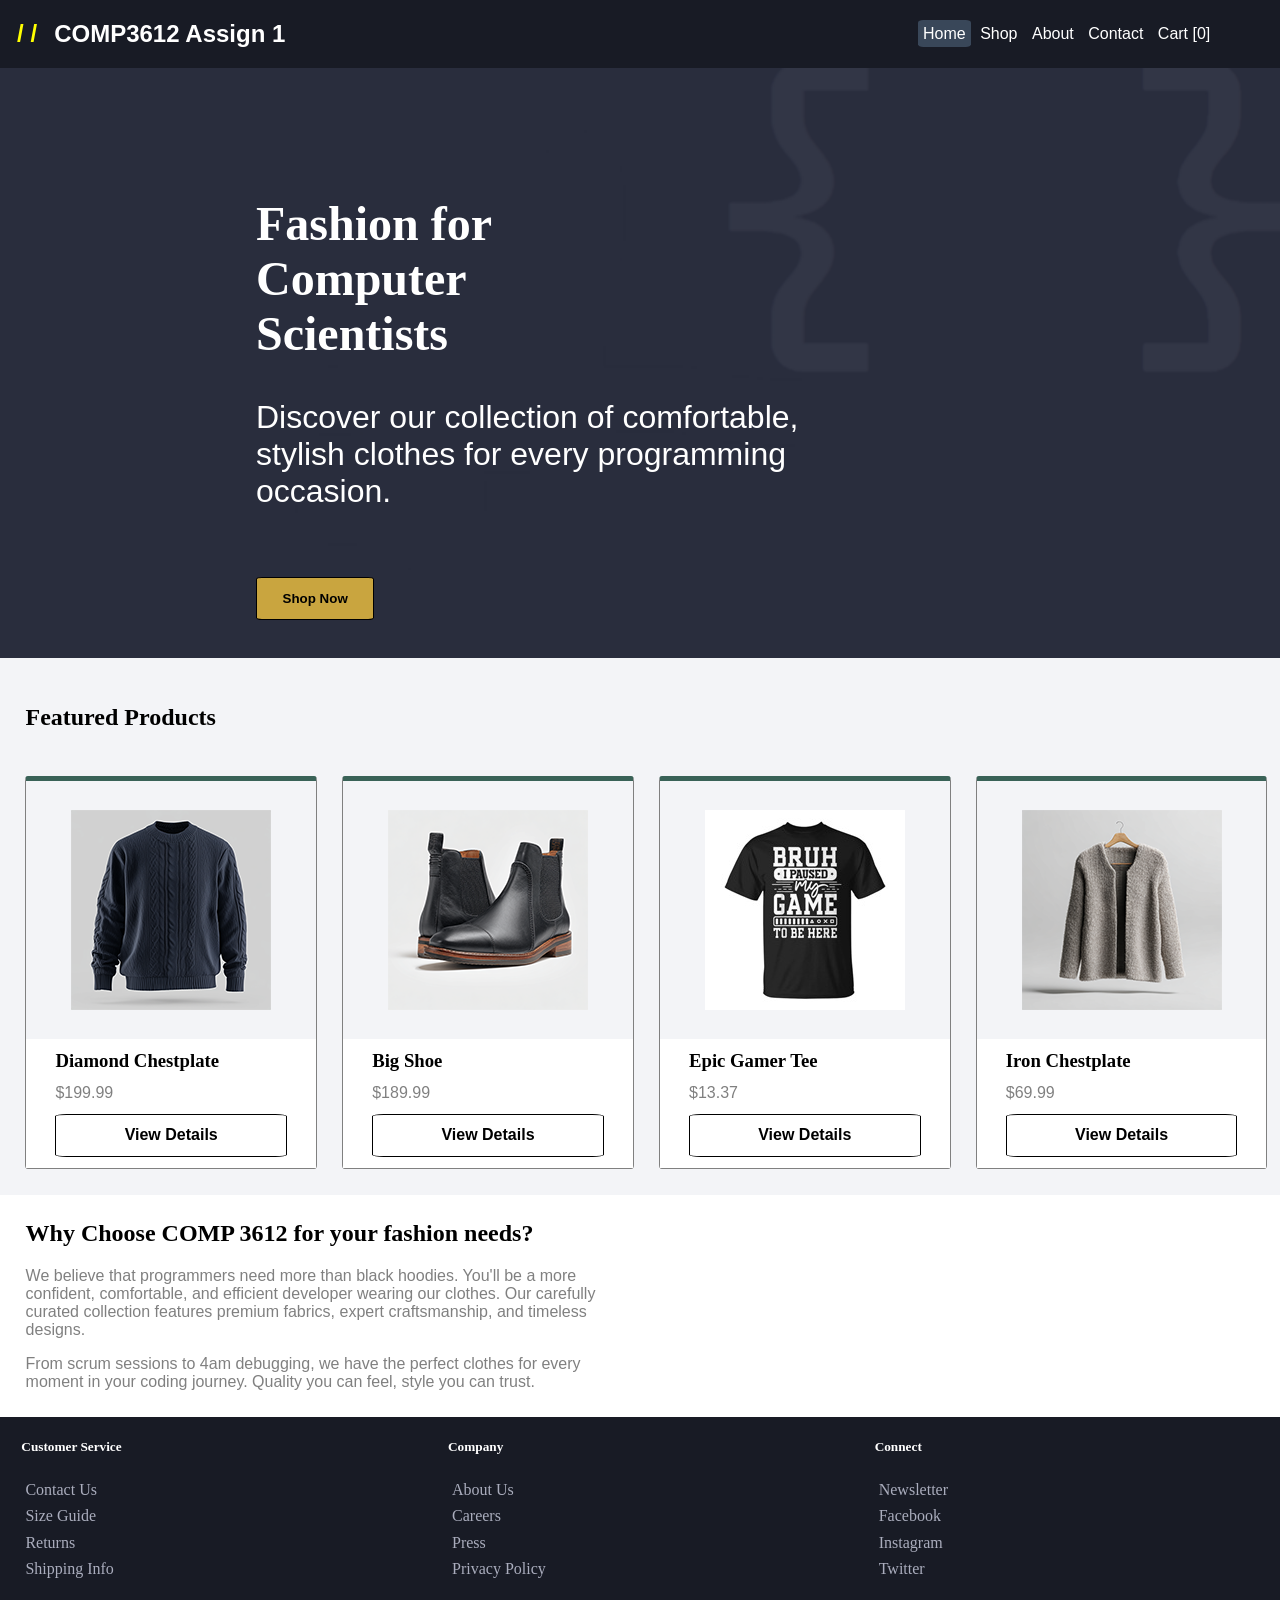
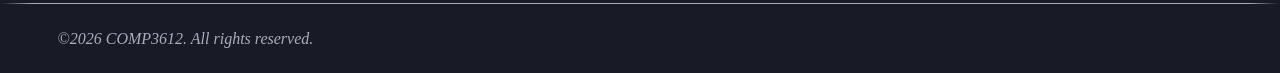
<file: index.html>
<!doctype html>
<html lang="en">
<!-- index file template from: https://getbootstrap.com/docs/5.3/getting-started/introduction/-->
  <head>
    <meta charset="utf-8">
    <meta name="viewport" content="width=device-width, initial-scale=1">
    <link rel="stylesheet" href="./style/main.css">
    <title>COMP3612 Assign 1 Home</title>
  </head>
  <body>
    <nav>
      <h1><span>/ /</span>COMP3612 Assign 1</h1>
        <div>
          <a href="./index.html" class="current-page">Home</a>
          <a>Shop</a>
          <a href="./pages/about.html">About</a>
          <a>Contact</a>
          <a>Cart&nbsp;[0]</a>
        </div>
    </nav>
    <section class="hero">
      <div>
        <h1>Fashion for<br>Computer<br>Scientists</h1>
        <p>Discover our collection of comfortable, stylish clothes for every programming occasion.</p>
        <button>Shop Now</button>
      </div>
    </section>

    <section id="featured-bg">
      <h2>Featured Products</h2>
      <div class="featured">
        <article>
          <img src="./images/003-small-front.png">
            <div class="figcaption">
              <h3>Diamond Chestplate</h3>
              <p>$199.99</p>
              <a href="./pages/product.html">View Details</a>
            </div>
        </article>
      
        <article>
          <img src="./images/008-small-front.png">
            <div class="figcaption">
              <h3>Big Shoe</h3>
              <p>$189.99</p>
              <a href="#">View Details</a>
            </div>
        </article>
      
        <article>
          <!--Image source: https://monsterry.com/ca/products/i-paused-my-game-to-be-here-youre-welcome-t-shirt-NvoHEIMOVZSK?srsltid=AU7gw4Vb7Xyf3r0jORxuWLGdEQB6JdDV7NXBsGOcQd1S22YrheAUQLHb-->
          <img src="./images/012-front.jpg">
          <div class="figcaption">
            <h3>Epic Gamer Tee</h3>
            <p>$13.37</p>
            <a href="#">View Details</a>
          </div>
        </article>
    
        <article>
          <img src="./images/009-small-front.png">
            <div class="figcaption">
            <h3>Iron Chestplate</h3>
            <p>$69.99</p>
            <a href="#">View Details</a>
            </div>
        </article>
      </div>
    </section>

    <section class="column">
      <h2>Why Choose COMP 3612 for your fashion needs?</h2>
      <p>
        We believe that programmers need more than black hoodies. You'll be a more confident, comfortable, and efficient developer wearing our clothes. 
        Our carefully curated collection features premium fabrics, expert craftsmanship, and timeless designs.
      </p> 
      <p>
        From scrum sessions to 4am debugging, we have the perfect
        clothes for every moment in your coding journey. Quality you can feel, style you can trust.
      </p>
      <p></p>
    </section>

    <footer>
      <div class="footer-links">
        <section>
          <h5>Customer Service</h5>
          <a href="#">Contact Us</a>
          <a href="#">Size Guide</a>
          <a href="#">Returns</a>
          <a href="#">Shipping Info</a>
        </section>

        <section>
          <h5>Company</h5>
          <a href="#">About Us</a>
          <a href="#">Careers</a>
          <a href="#">Press</a>
          <a href="#">Privacy Policy</a>
        </section>

        <section>
          <h5>Connect</h5>
            <a href="#">Newsletter</a>
            <a href="#">Facebook</a>
            <a href="#">Instagram</a>
            <a href="#">Twitter</a>
        </section>
      </div>
      <div class="copyright">
        <cite>&copy2026 COMP3612. All rights reserved.</cite>
      </div>
    </footer>
  </body>
</html>
</file>
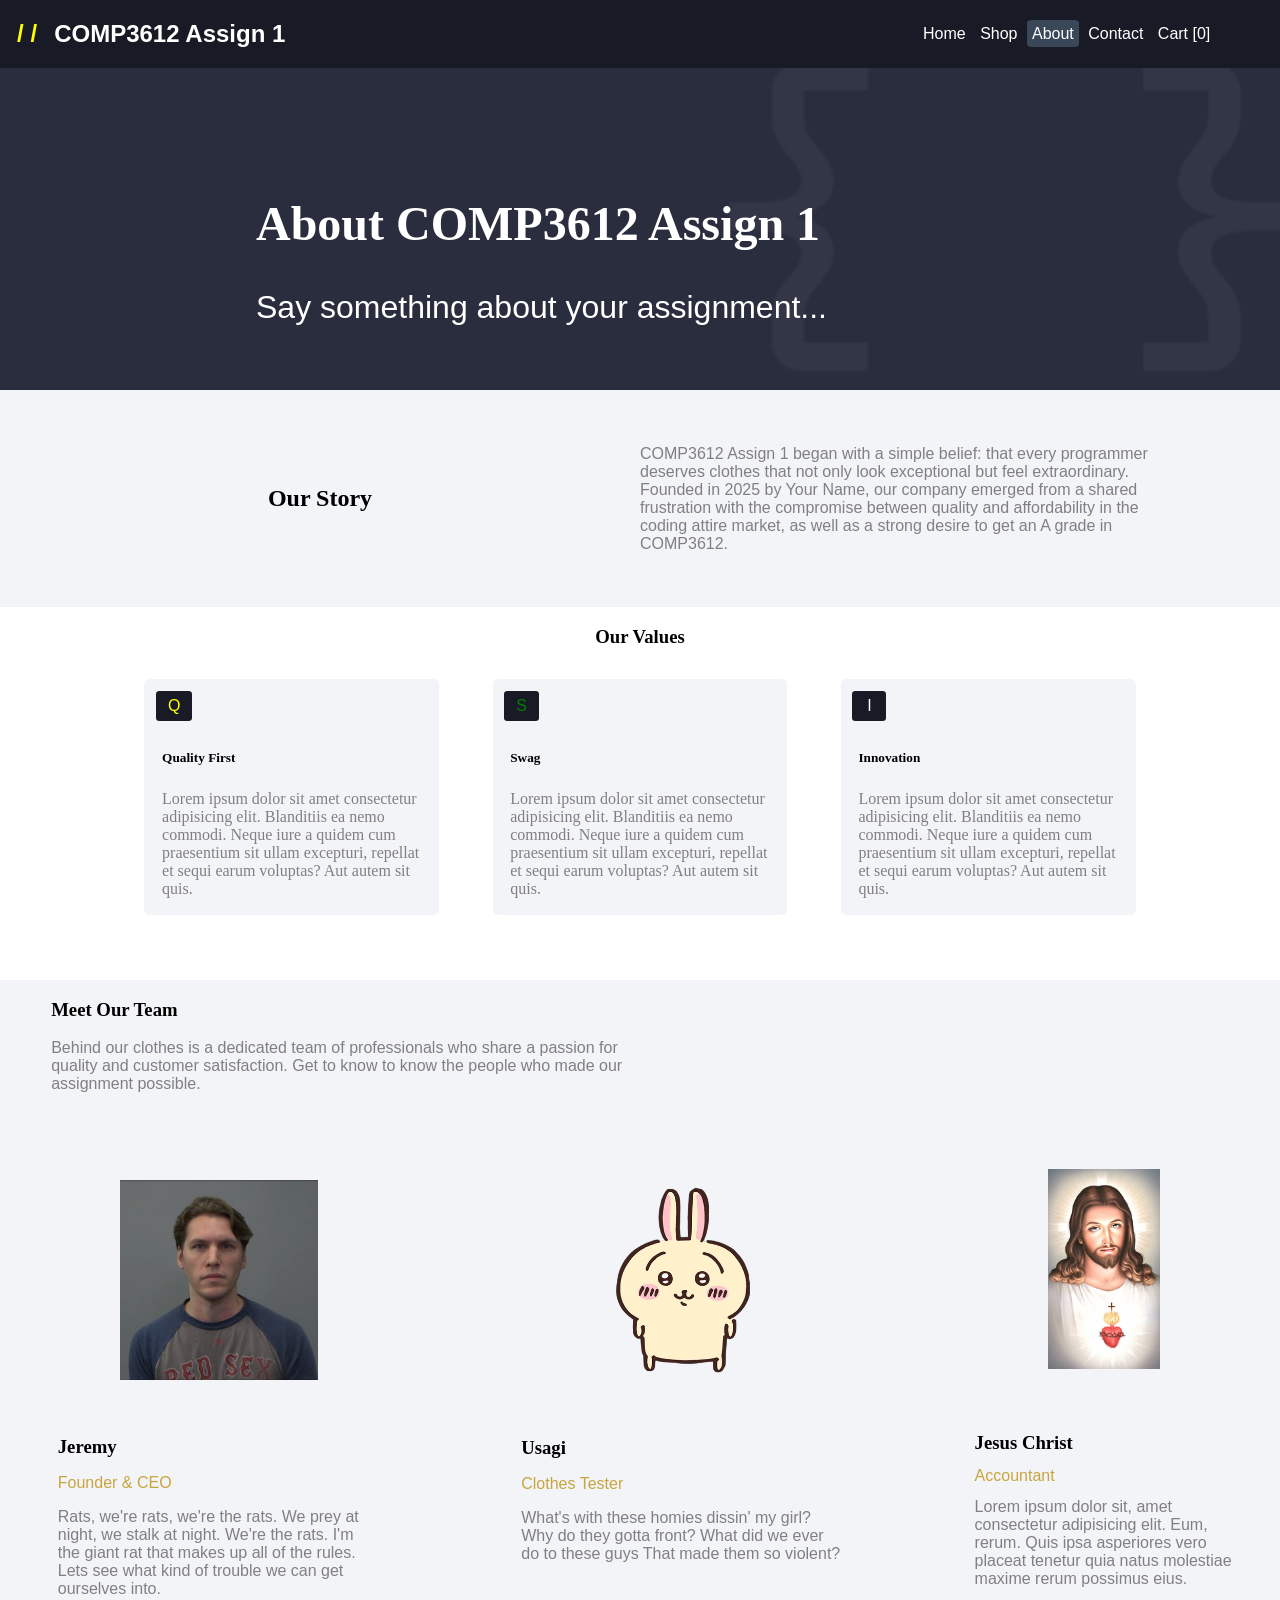
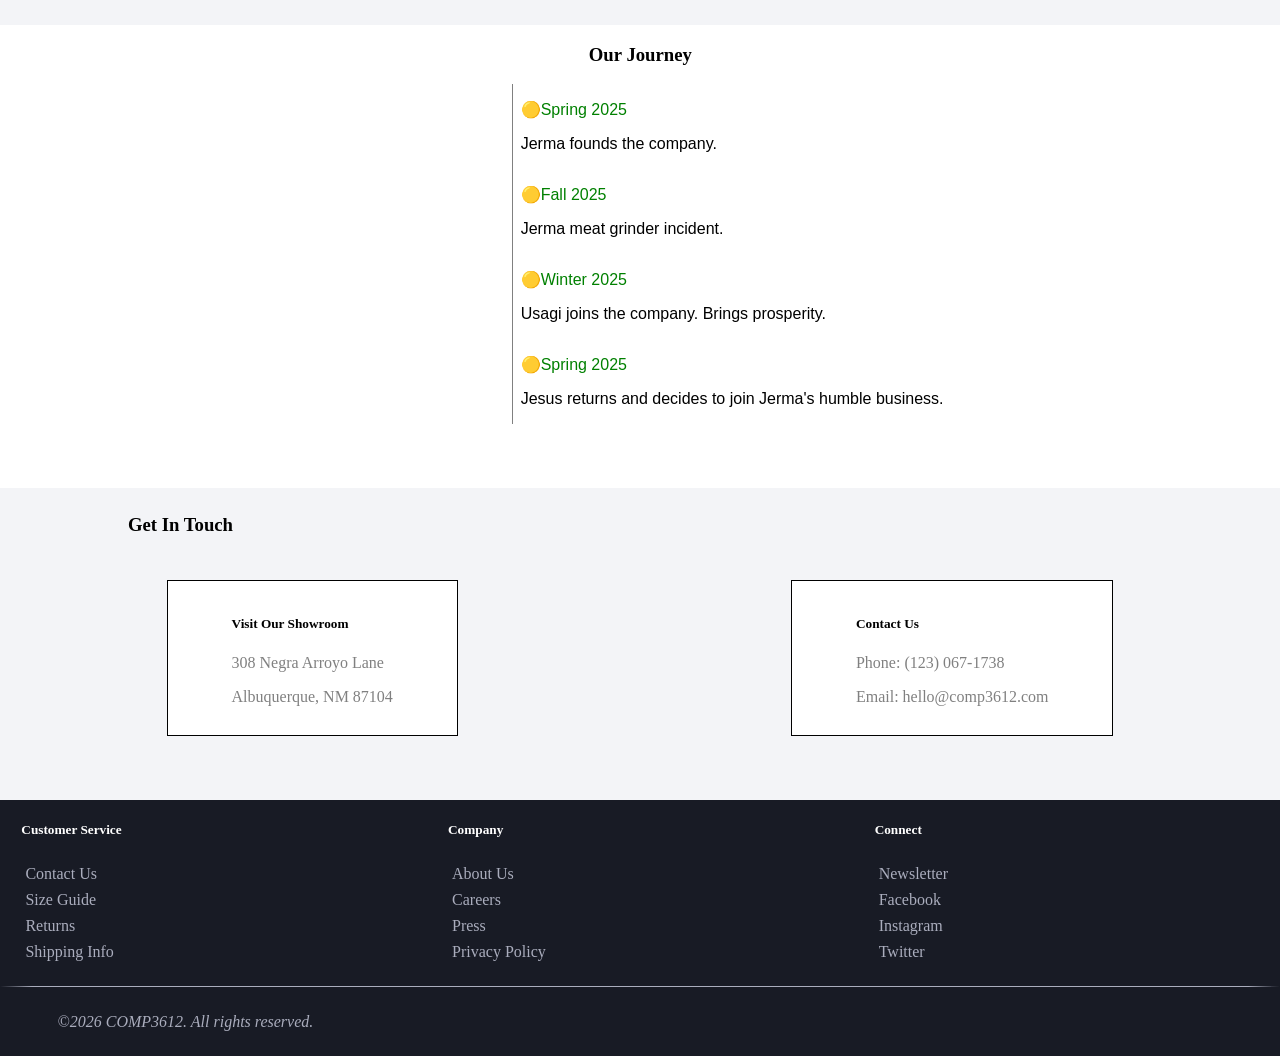
<file: pages/about.html>
<!doctype html>
<html lang="en">
<!-- index file template from: https://getbootstrap.com/docs/5.3/getting-started/introduction/-->
    <head>
        <meta charset="utf-8">
        <meta name="viewport" content="width=device-width, initial-scale=1">
        <link rel="stylesheet" href="../style/main.css">
        <title>COMP3612 Assign 1 About</title>
    </head>
    <body>
        <nav>
            <h1><span>/ /</span>COMP3612 Assign 1</h1>
            <div>
                <a href="../index.html">Home</a>
                <a>Shop</a>
                <a href="about.html" class="current-page">About</a>
                <a>Contact</a>
                <a>Cart&nbsp;[0]</a>
            </div>
        </nav>

        <section class="hero">
            <div>
                <h1>About COMP3612 Assign 1</h1>
                <p>Say something about your assignment...</p>
            </div>
        </section>

        <section class="story">
            <h2>Our Story</h2>
            <p>
                COMP3612 Assign 1 began with a simple belief: that every programmer deserves clothes that not only look exceptional but feel extraordinary. 
                Founded in 2025 by Your Name, our company emerged from a shared frustration with the compromise between quality and affordability in the coding 
                attire market, as well as a strong desire to get an A grade in COMP3612.
            </p>
        </section>

        <section class ="values">
            <h3 id="values-header">Our Values</h3>
            <article>
                <span id="quality">Q</span>
                <h5>Quality First</h5>
                <p>
                    Lorem ipsum dolor sit amet consectetur adipisicing elit. Blanditiis ea nemo commodi. Neque iure a quidem cum praesentium sit ullam excepturi, 
                    repellat et sequi earum voluptas? Aut autem sit quis.
                </p>
            </article>

            <article>
                <span id="swag">S</span>
                <h5>Swag</h5>
                <p>
                    Lorem ipsum dolor sit amet consectetur adipisicing elit. Blanditiis ea nemo commodi. Neque iure a quidem cum praesentium sit ullam excepturi, 
                    repellat et sequi earum voluptas? Aut autem sit quis.
                </p>
            </article>

            <article>
                <span id="innovation">I</span>
                <h5>Innovation</h5>
                <p>
                    Lorem ipsum dolor sit amet consectetur adipisicing elit. Blanditiis ea nemo commodi. Neque iure a quidem cum praesentium sit ullam excepturi, 
                    repellat et sequi earum voluptas? Aut autem sit quis.
                </p>
            </article>
        </section>

        <section class="team">
            <div id="team-header">
                <h3>Meet Our Team</h3>
                <p>
                    Behind our clothes is a dedicated team of professionals who share a passion for quality and customer satisfaction. Get to know to know the people
                    who made our assignment possible.
                </p>
            </div>
            <article>
                <!--Image taken from: https://www.pinterest.com/0heebyjeeby0/jerma/-->
                <img src="../images/jerma.jpg" alt="Jerma985">
                <div class="figcaption">
                    <h3>Jeremy</h3>
                    <p class="job-title">Founder & CEO</p>
                    <p>Rats, we're rats, we're the rats. We prey at night, we stalk at night. We're the rats. I'm the giant rat that makes up all of the rules. Lets see what kind of trouble we can get ourselves into.</p>
                </div>
            </article>

            <article>
                <!--Image taken from: https://hero.fandom.com/wiki/Usagi_(Chiikawa)-->
                <img src="../images/Usagi.webp" alt="Usagi">
                <div class="figcaption">
                    <h3>Usagi</h3>
                    <p class="job-title">Clothes Tester</p>
                    <p>What's with these homies dissin' my girl? Why do they gotta front? What did we ever do to these guys That made them so violent?</p>
                </div>
            </article>

            <article>
                <!--Image taken from: https://www.peakpx.com/en/search?q=jesus-->
                <img src="../images/jesus.jpg" alt="Jesus Christ">
                <div class="figcaption">
                    <br><h3>Jesus Christ</h3>
                    <p class="job-title">Accountant</p>
                    <p>Lorem ipsum dolor sit, amet consectetur adipisicing elit. Eum, rerum. Quis ipsa asperiores vero placeat tenetur quia natus molestiae maxime rerum possimus eius.</p>
                </div>
            </article>
        </section>

        <section class="journey">
            <h3>Our Journey</h3>
            <div>
                <p class="season">&#128993;Spring 2025</p>
                <p>Jerma founds the company.</p>
            </div>
            <div>
                <p class="season">&#128993;Fall 2025</p>
                <p>Jerma meat grinder incident.</p>
            </div>
            <div>
                <p class="season">&#128993;Winter 2025</p>
                <p>Usagi joins the company. Brings prosperity.</p>
            </div>
            <div>
                <p class="season">&#128993;Spring 2025</p>
                <p>Jesus returns and decides to join Jerma's humble business.</p>
            </div>
        </section>
        
        <section class="get-in-touch">
            <h3>Get In Touch</h3>
            <div class="contact-container">
                <article>
                    <h5>Visit Our Showroom</h5>
                    <p>308 Negra Arroyo Lane</p>
                    <p>Albuquerque, NM 87104</p>
                </article>
                <article>
                    <h5>Contact Us</h5>
                    <p>Phone: &lpar;123&rpar; 067-1738</p>
                    <p>Email: hello@comp3612.com</p>
                </article>
            </div>
        </section>
        <footer>
      <div class="footer-links">
        <section>
          <h5>Customer Service</h5>
          <a href="#">Contact Us</a>
          <a href="#">Size Guide</a>
          <a href="#">Returns</a>
          <a href="#">Shipping Info</a>
        </section>

        <section>
          <h5>Company</h5>
          <a href="#">About Us</a>
          <a href="#">Careers</a>
          <a href="#">Press</a>
          <a href="#">Privacy Policy</a>
        </section>

        <section>
          <h5>Connect</h5>
            <a href="#">Newsletter</a>
            <a href="#">Facebook</a>
            <a href="#">Instagram</a>
            <a href="#">Twitter</a>
        </section>
      </div>
      <div class="copyright">
        <cite>&copy2026 COMP3612. All rights reserved.</cite>
      </div>
    </footer>
    </body>
</html>
</file>
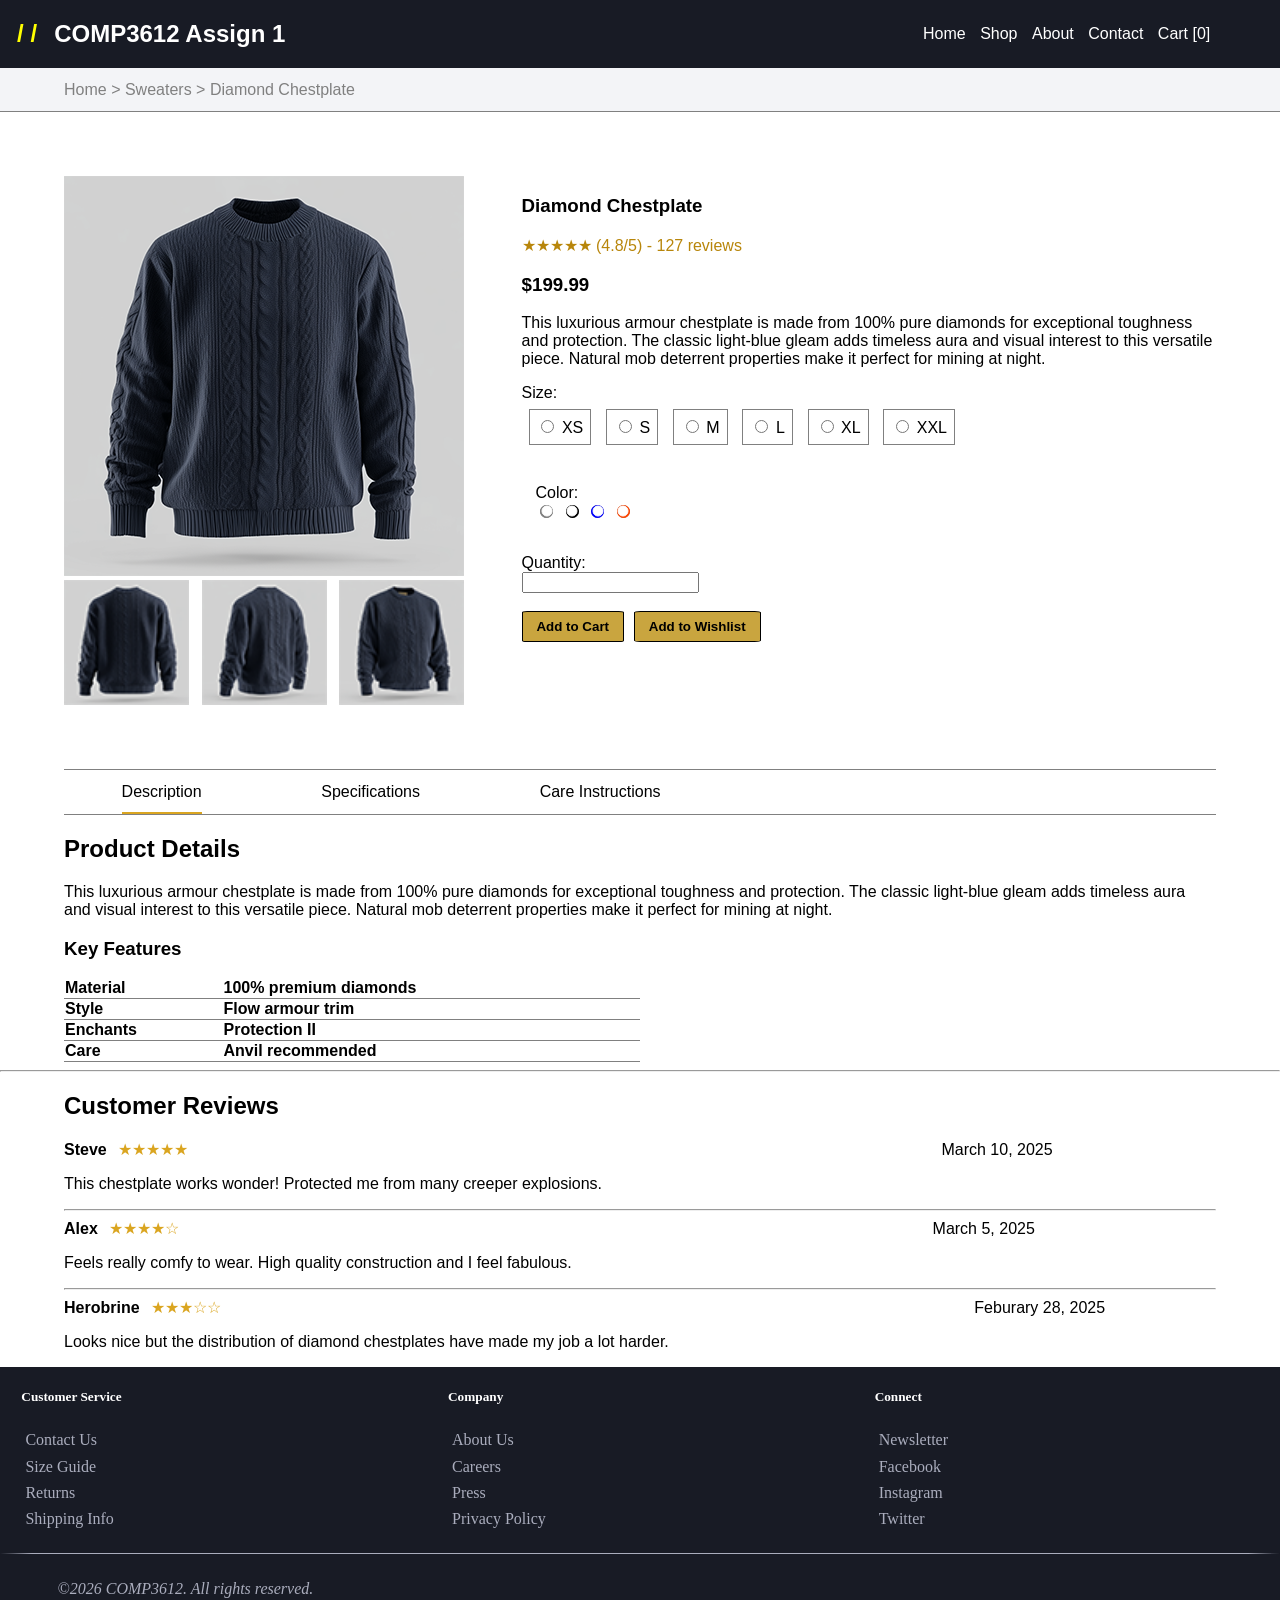
<file: pages/product.html>
<!doctype html>
<html lang="en">
<!-- index file template from: https://getbootstrap.com/docs/5.3/getting-started/introduction/-->
    <head>
        <meta charset="utf-8">
        <meta name="viewport" content="width=device-width, initial-scale=1">
        <link rel="stylesheet" href="../style/main.css">
        <title>COMP3612 Assign 1 Product</title>
    </head>
    <body>
        <nav>
            <h1><span>/ /</span>COMP3612 Assign 1</h1>
                <div>
                    <a href="../index.html">Home</a>
                    <a>Shop</a>
                    <a href="about.html">About</a>
                    <a>Contact</a>
                    <a>Cart&nbsp;[0]</a>
                </div>
        </nav>
        <nav id="product-tree">
          <a>Home</a>
          <span> > </span>
          <a>Sweaters</a>
          <span> > </span>
          <span>Diamond Chestplate</span>
        </nav>

        <section class="product-hero"> <!--This section is top half of page-->
          <main>
            <img src="../images/003-medium-front.png">
            <div>
              <img src="../images/003-thumb-back.png">
              <img src="../images/003-thumb-back-angle.png">
              <img src="../images/003-thumb-front-angle.png">
            </div>
          </main>
          <aside>
            <h1>Diamond Chestplate</h1>
            <p id="rating">&starf;&starf;&starf;&starf;&starf; &lpar;4.8/5&rpar; - 127 reviews</p>
            <h1>$199.99</h1>
            <p>This luxurious armour chestplate is made from 100% pure diamonds for exceptional toughness and protection.
              The classic light-blue gleam adds timeless aura and visual interest to this versatile piece.
              Natural mob deterrent properties make it perfect for mining at night.
            </p>
            <form method="POST" action="https://www.randyconnolly.com/tests/process.php">
              <label for="size">Size:</label><br>
              <section class="form-size">
              <div >
                <input type="radio" name="size" value="xs" required>
                <label for="xs">XS</label>
              </div>
              <div >
                <input type="radio" name="size" value="s" required>
                <label for="s">S</label>
              </div>
              <div>
                <input type="radio" name="size" value="m" required>
                <label for="m">M</label>
              </div>
              <div>
                <input type="radio" name="size" value="l" required>
                <label for="l">L</label>
              </div>
              <div>
                <input type="radio" name="size" value="xl" required>
                <label for="xl">XL</label>
              </div>
              <div>
                <input type="radio" name="size" value="xxl" required>
                <label for="xx">XXL</label>
              </div>
              </section>
              <br>
              <div id="form-color-container">
                <label for="size">Color:</label><br>
                <input type="radio" name="color" value="white" required class="form-color" id="color-grey">
                <input type="radio" name="color" value="black" required class="form-color" id="color-black">
                <input type="radio" name="color" value="blue" required class="form-color" id="color-blue">
                <input type="radio" name="color" value="orange" required class="form-color" id="color-orange">
              </div><br>
              <div>
                <label>Quantity:</label><br>
                <input type="number" name="quantity" min="1" required>
              </div>
              <br>
              <div id="form-buttons">
                <button type="submit" name="submit">Add to Cart</button>
                <button>Add to Wishlist</button>
              </div>
            </form>
          </aside>
        </section>
        <div id="product-tabs">
          <span id="description-tab">Description</span>
          <span>Specifications</span>
          <span>Care Instructions</span>
        </div>
          <section class="product-details">
            <h2>Product Details</h2>
            <p>
              This luxurious armour chestplate is made from 100% pure diamonds for exceptional toughness and protection.
              The classic light-blue gleam adds timeless aura and visual interest to this versatile piece.
              Natural mob deterrent properties make it perfect for mining at night.
            </p>
            <h3>Key Features</h3>
            <table>
              <tr>
                <th>Material</th>
                <th>100%&nbsp;premium&nbsp;diamonds</th>
              </tr>
              <tr>
                <th>Style</th>
                <th>Flow&nbsp;armour&nbsp;trim</th>
              </tr>
              <tr>
                <th>Enchants</th>
                <th>Protection&nbsp;II</th>
              </tr>
              <tr>
                <th>Care</th>
                <th>Anvil&nbsp;recommended</th>
              </tr>
            </table>
          </section>
          <hr>
          <section class="reviews">
            <h2>Customer Reviews</h2>
              <article class="review">
                <span><strong>Steve</strong><a>&starf;&starf;&starf;&starf;&starf;</a></span>
                <span class="date">March 10, 2025</span>
                <p>This chestplate works wonder! Protected me from many creeper explosions.</p>
              </article>
              <hr>
              <article class="review">
                <span><strong>Alex</strong><a>&starf;&starf;&starf;&starf;&star;</a></span>
                <span class="date">March 5, 2025</span>
                <p>Feels really comfy to wear. High quality construction and I feel fabulous.</p>
              </article>
              <hr>
              <article class="review">
                <span><strong>Herobrine</strong><a>&starf;&starf;&starf;&star;&star;</a></span>
                <span class="date">Feburary 28, 2025</span>
                <p>Looks nice but the distribution of diamond chestplates have made my job a lot harder.</p>
              </article>
              
          </section>
        <footer>
      <div class="footer-links">
        <section>
          <h5>Customer Service</h5>
          <a href="#">Contact Us</a>
          <a href="#">Size Guide</a>
          <a href="#">Returns</a>
          <a href="#">Shipping Info</a>
        </section>

        <section>
          <h5>Company</h5>
          <a href="#">About Us</a>
          <a href="#">Careers</a>
          <a href="#">Press</a>
          <a href="#">Privacy Policy</a>
        </section>

        <section>
          <h5>Connect</h5>
            <a href="#">Newsletter</a>
            <a href="#">Facebook</a>
            <a href="#">Instagram</a>
            <a href="#">Twitter</a>
        </section>
      </div>
      <div class="copyright">
        <cite>&copy2026 COMP3612. All rights reserved.</cite>
      </div>
    </footer>
    </body>
</html>
</file>
<file: style/main.css>
body {
    margin: 0%;
}

/*Nav*/
nav h1 span {
    margin: 2%;
    color: yellow;
}
nav {
    display: grid;
    grid-template-columns: 2fr 1fr;
    margin: 0%;
    font-family: "Roboto", Verdana, sans-serif;
    color: white;
    background-color: #181b25;
    
}

nav div {
    margin:auto;
}

nav div a {
    color: white;
    text-decoration: none;
    padding: 5px;
}

.current-page {
    background-color: #394759;
    border-radius: 10%;
}


#product-tree { /*2nd nav in product*/
    display: inline-block;
    width: 100%;
    color: grey;
    background-color: #f3f4f7;
    margin: 0%;
    padding: 1% 0% 1% 5%;
    border-bottom: solid grey 1px;
}

/* Home hero section for index and about*/
.hero {
    font-size: 2rem;
    color: white;
    margin: 0%;
    background-image: url("../images/hero_bg.png");
    background-size: 100%;
    background-repeat: no-repeat;
    background-color: #292d3d;
}

.hero h1 {
    margin: 0%;
    padding: 10% 30% 0% 20%;
}

.hero p {
    font-family: "Roboto", Verdana, sans-serif;
    margin: 0%;
    padding: 3% 30% 5% 20%;
}

button {
    font-weight: bold;
    margin: 0% 10% 3% 20%;
    padding: 1% 2% 1% 2%;
    border-radius: 5%;
    border: solid black 1px;
    background-color: #c9a53f;
}

/*Featured Products section for index*/
#featured-bg, #featured-bg h2 {
    padding: 1% 0% 1% 1%;
    background-color: #f3f4f7;
}
.featured {
    display: flex;
    justify-content: space-around;
    place-items: center;
}

.featured article {
    display: grid;
    grid-template-columns: 1f;
    flex: 1;
    min-height: 375px;
    min-width: 200px;
    margin: 1%;
    border: solid;
    border-width: 5px 1px 1px 1px;
    border-color: #396257 grey grey grey;
    border-radius: 1%;
}
.featured article img {
    margin: 10% auto 10% auto;
}

.figcaption {
    display: grid;
    grid-template-columns: 1fr;
    background-color: white;  
    padding: 0% 10% 0% 10%;
}

.figcaption h3, .figcaption p  {
    margin: 5% 0% 0% 0%;
}

.figcaption p {
    color: grey;
}

.figcaption a {
    font-family: "Roboto", Verdana, sans-serif;
    color: black;
    font-weight: bold;
    border: solid;
    border-width: 1px;
    border-radius: 5%;
    text-decoration: none;
    text-align: center;
    margin: 5% 0% 5% 0%;
    padding: 5%;
}

.featured article:hover{
    border-color: #cca740 black black black;
}

.featured article a:hover {
    color: white;
    background-color: #181b25;
}

/*Column section for index*/
.column {
    margin: 2% 50% 2% 2%;
}

.column p {
    font-family: "Roboto", Verdana, sans-serif;
    color: grey;
}

/*Story section for about*/ 
.story {
    display: grid;
    grid-template-columns: 1fr 1fr;
    place-items: center;
    padding: 3% 0% 3% 0%;
    background-color: #f3f4f7;
}

.story p {
    font-family: "Roboto", Verdana, sans-serif;
    color: grey;
    margin-right: 20%;
}

/*Values section in about*/
#values-header {
    grid-area: header;
}
/*Grid area from: https://www.w3schools.com/cssref/tryit.php?filename=trycss_grid-area_named1*/
.values {
    display: grid;
    grid-template-areas: 'header header header';
    place-items: center;
    gap: 2%;
    padding: 0% 10% 0% 10%;
}

.values article {
    background-color: #f3f4f7;
    border-radius: 2%;
    margin: 2% 5% 2% 5%;
}

.values article h5 {
    margin: 4%;
    padding: 2%
}

.values article p {
    color: grey;
    margin: 4%;
    padding: 2%
}

#quality {
    font-family: "Roboto", Verdana, sans-serif;
    display: inline-block;
    color: yellow;
    background-color: #181b25;
    border-radius: 10%;
    margin: 4%;
    padding: 2% 4% 2% 4%;
  
}
#swag {
    font-family: "Roboto", Verdana, sans-serif;
    display: inline-block;
    color: green;
    background-color: #181b25;
    border-radius: 10%;
    margin: 4%;
    padding: 2% 4% 2% 4%;
  
}
#innovation {
    font-family: "Roboto", Verdana, sans-serif;
    display: inline-block;
    color: white;
    background-color: #181b25;
    border-radius: 10%;
    margin: 4%;
    padding: 2% 5% 2% 5%;
  
}

/*Team section in about*/
#team-header {
    grid-area: header;
    padding: 0% 50% 0% 4%;
}

#team-header p, .figcaption p{
    font-family: "Roboto", Verdana, sans-serif;
    color: grey;
}

.team {
    display: grid;
    grid-template-areas: 'header header header';
    place-items: central;
    gap: 2%;
    background-color: #f3f4f7;
    margin-top: 5%;
}

.team article {
    display: flex;
    flex-direction: column;
    align-items: flex-start;
    justify-content: flex-start;
    margin: 4%;
    padding-bottom: 5%;

}

.team img {
    max-height: 200px;
        margin: 10% auto 10% auto;

}

p.job-title {
    color: #c9a53f;
}

.team div.figcaption {
    background-color: #f3f4f7;
}

/*journey section in about*/
.journey {
    display: flex;
    flex-direction: column;
    align-items: flex-start;
    justify-content: flex-start;
    padding-left: 40%;
    margin-bottom: 5%;
}

.journey h3 {
    padding-left: 10%;
}

p.season {
    color: green;
}

.journey div {
    font-family: "Roboto", Verdana, sans-serif;
    border-left: solid grey 1px;
    padding-left: 1%;
}

/*Get in touch section in about*/
.get-in-touch {
    background-color: #f3f4f7;
}

.get-in-touch h3 {
     padding: 2% 40% 2% 10%;
}
.contact-container {
    display: flex;
    justify-content: space-around;
}

.contact-container article {
    background-color: white;
    padding: 1% 5% 1% 5%;
    border: solid black 1px;
    margin-bottom: 5%;
}

.contact-container article p {
    color: grey;
}

/*Product hero section*/
.product-hero {
    display: flex;
    justify-content: center;
    gap: 5%;
    margin: 5%;
}

main div {
    display: flex;
    justify-content: space-between;
    gap: 1%
}

main div img {
    min-width: 125px;
}

aside {
    font-family: "Roboto", Verdana, sans-serif;
}
p#rating {
    color: darkgoldenrod;
}

.form-size {
    display: flex;
    justify-content: flex-start;
    gap: 1px;
    
}

.form-size div {
    border: solid grey 1px;
    padding: 1%;
    margin: 1%;
}

#form-color-container {
    margin: 2%
}
/*Customizable radio button recipe taken from: https://medium.com/web-dev-freelancing/how-to-change-the-default-styling-of-a-radio-button-ac04b3606c71*/
.form-color {
    position: relative;
}

.form-color::before {
    content: "";
  width: 100%;
  height: 100%;
  background-color: #333;
  border-radius: 50%;
  position: absolute;
  left: 0;
  top: 0;
}
#color-grey::before {
    background-color: grey;
}

#color-black::before {
    background-color: black;
}

#color-orange::before {
    background-color: orangered;
}

#color-blue::before {
    background-color: blue;
}

.form-color::after {
    content: "";
  width: calc(100% - 4px);
  height: calc(100% - 4px);
  background-color: #fff;
  border: 1px solid #fff;
  border-radius: 50%;
  position: absolute;
  transform: translate(-50%, -50%);
  left: 50%;
  top: 50%;
  z-index: 2;
}

.form-color:checked::after {
  background-color: #333;
}
/*End of radio button reciple*/
#form-buttons {
    display: flex;
    justify-content: flex-start;
    gap: 10px;
}

#form-buttons button {
    margin: 0%;
}

/*Product tabs section*/
#product-tabs{
    font-family: "Roboto", Verdana, sans-serif;
    border-top: solid grey 1px;
    border-bottom: solid grey 1px;
    padding: 1% 0% 1% 0%;
    margin: 0% 5% 0% 5%;
}

#product-tabs span {
    margin: 5%;
}

span#description-tab {
    border-bottom: solid goldenrod 2px;
    padding-bottom: 1%;
}

/*Product details section in product*/
.product-details {
    font-family: "Roboto", Verdana, sans-serif;
    margin: 0% 5% 0% 5%;
}

/*Key Features Table*/
table {
    width: 50%;
    border-collapse: collapse;
}
table tr {
   
    border-bottom: solid grey 1px;

}

table tr th {

 text-align: left;
}

/*Review section in product*/
.reviews {
    font-family: "Roboto", Verdana, sans-serif;
    margin: 0% 5% 0% 5%;
}

.review span a {
    color: goldenrod;
    margin-left: 1%;
}

.date {
    margin-left: 65%;
    margin-right: auto;
}
/*Footer section*/
.footer-links {
    display: grid;
    grid-template-columns: 1fr 1fr 1fr;
    background-color: #181b25;
}

.footer-links section {
    display: grid;
    grid-template-columns: 1fr;
    margin-left: 5%;
    padding-bottom: 5%;
}

footer div h5 {
    color: white;
}

.footer-links section a{
    color: #aaadbd;
    text-decoration: none;
    margin: 1%;
}

.copyright {
    color: #aaadbd;
    border-top: solid #aaadbd 1px;
    border-left: solid #181b25 2rem;
    border-right: solid #181b25 2rem;
    background-color: #181b25;
    padding: 2%;
}
</file>
